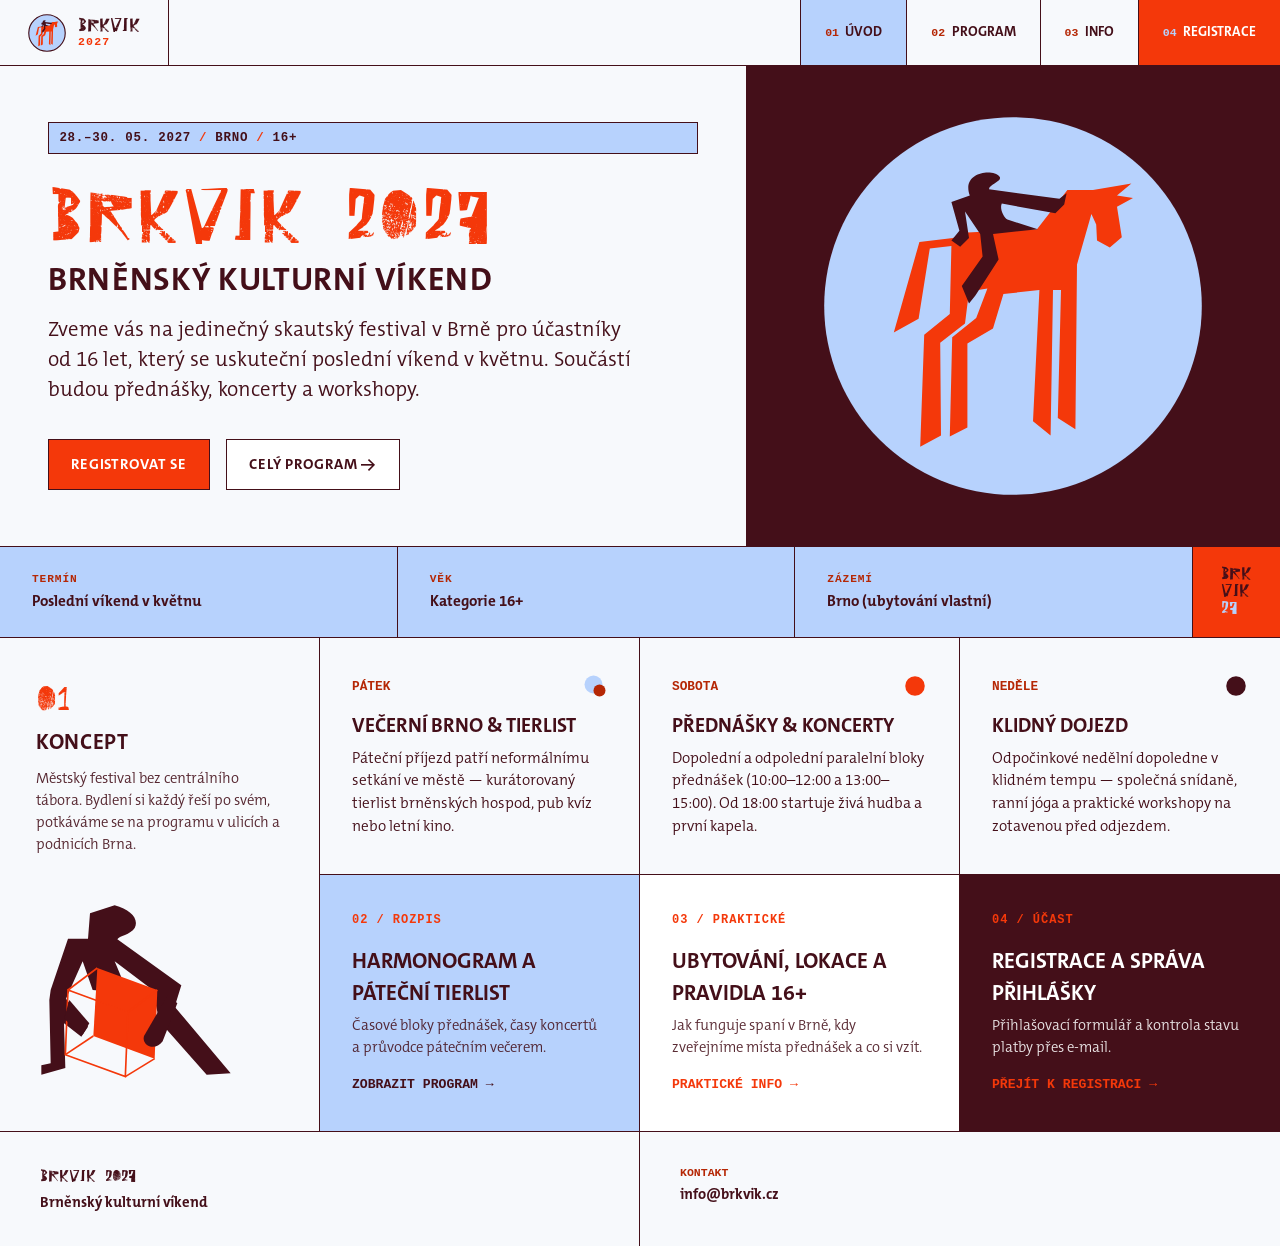
<file: index.html>
<!DOCTYPE html>
<html lang="cs">
<head>
<meta charset="UTF-8">
<meta name="viewport" content="width=device-width, initial-scale=1.0, viewport-fit=cover">
<meta name="theme-color" content="#F7F9FC">
<title>BRKVIK 2027 — brněnský kulturní víkend</title>
<meta name="description" content="Zveme vás na jedinečný skautský festival v Brně, který se uskuteční poslední víkend v květnu 2027. Přednášky, koncerty a workshopy.">
<link rel="stylesheet" href="style.css">
</head>
<body>

<header class="site-header">
  <div class="header-top">
    <a href="/" class="brand-lockup" aria-label="BRKVIK 2027 — Domů">
      <svg class="brand-mark" viewBox="0 0 100 100" aria-hidden="true">
        <circle cx="50" cy="50" r="48" fill="#B7D2FD" stroke="#440F19" stroke-width="3"/>
        <path d="M20 57 L26 34 L35 33 L39 32 L56 31 L64 21 L70 21 L80 19 L76 22 L80 23 L76 25 L77 33 L74 35 L71 34 L71 30 L69 27 L66 40 L65 81 L61 78 L62 46 L60 46 L59 82 L55 79 L56 46 L48 47 L45 56 L39 60 L39 80 L34 83 L35 58 L41 53 L43 46 L39 46 L38 54 L32 59 L32 82 L27 85 L28 57 L34 52 L35 35 L29 36 L26 53 Z" fill="#F4380A"/>
        <path d="M39 22 C37 16 45 15 47 18 C48 19 44 20 44 21 L62 23 L63 22 L63 25 L60 27 L47 25 C46 26 47 28 48 29 L56 31 L45 32 L46 39 L40 48 L39 50 L37 45 L42 38 L42 32 L38 26 L39 33 L37 35 L35 33 L37 31 L35 24 L39 22 Z" fill="#440F19"/>
      </svg>
      <div class="brand-text">
        <span class="brand-title">BRKVIK</span>
        <span class="brand-year">2027</span>
      </div>
    </a>
    <a href="registrace" class="mobile-quick-cta">Registrace</a>
  </div>

  <nav class="site-nav" aria-label="Hlavní navigace">
    <a href="/" class="is-current"><span class="nav-num">01</span> Úvod</a>
    <a href="program"><span class="nav-num">02</span> Program</a>
    <a href="info"><span class="nav-num">03</span> Info</a>
    <a href="registrace" class="nav-cta"><span class="nav-num">04</span> Registrace</a>
  </nav>
</header>

<main id="top">

  <!-- HERO SEKCE -->
  <section class="hero-grid">
    <div class="hero-cell hero-main">
      <div class="swiss-meta">
        <span>28.–30. 05. 2027</span>
        <span class="meta-sep">/</span>
        <span>BRNO</span>
        <span class="meta-sep">/</span>
        <strong>16+</strong>
      </div>

      <div class="hero-title-group">
        <h1 class="type-scale-9">BRKVIK 2027</h1>
        <p class="type-scale-4">BRNĚNSKÝ KULTURNÍ VÍKEND</p>
        <p class="type-scale-3 hero-lead">
          Zveme vás na jedinečný skautský festival v Brně pro účastníky od 16 let, který se uskuteční poslední víkend v květnu. Součástí budou přednášky, koncerty a workshopy.
        </p>
      </div>

      <div class="hero-actions">
        <a href="registrace" class="btn btn-primary">Registrovat se</a>
        <a href="program" class="btn btn-outline">Celý program →</a>
      </div>
    </div>

    <div class="hero-cell hero-visual">
      <svg class="hero-illustration" viewBox="0 0 500 500" role="img" aria-label="Symbol festivalu Brkvík – jezdec na červeném koni">
        <circle cx="250" cy="250" r="236" fill="#B7D2FD"/>
        <path d="M101 283 L133 170 L175 165 L193 158 L280 154 L318 105 L350 105 L398 97 L380 112 L400 115 L380 126 L386 164 L371 177 L355 168 L354 148 L348 135 L330 198 L328 404 L306 390 L310 230 L300 230 L297 412 L275 394 L283 230 L238 235 L225 278 L193 297 L193 402 L171 413 L174 289 L204 265 L218 228 L195 232 L190 272 L159 296 L160 412 L134 426 L139 286 L171 260 L173 175 L146 178 L132 266 Z" fill="#F4380A"/>
        <path d="M196 112 C185 82 225 78 233 88 C238 94 220 98 220 104 L308 116 L317 109 L314 123 L303 134 L236 122 C233 128 238 139 243 142 L281 154 L225 160 L232 192 L203 237 L195 247 L186 225 L212 188 L209 160 L190 132 L195 165 L184 176 L173 168 L183 156 L173 120 L196 112 Z" fill="#440F19"/>
      </svg>
    </div>

    <div class="hero-strip">
      <div class="strip-item">
        <span class="strip-label">TERMÍN</span>
        <strong class="strip-val">Poslední víkend v květnu</strong>
      </div>
      <div class="strip-item">
        <span class="strip-label">VĚK</span>
        <strong class="strip-val">Kategorie 16+</strong>
      </div>
      <div class="strip-item">
        <span class="strip-label">ZÁZEMÍ</span>
        <strong class="strip-val">Brno (ubytování vlastní)</strong>
      </div>
      <div class="strip-item strip-stack" aria-hidden="true">
        <div class="stacked-badge">
          <span>BRK</span>
          <span>VIK</span>
          <span class="accent">27</span>
        </div>
      </div>
    </div>
  </section>

  <!-- 01 / PŘEHLED VÍKENDU -->
  <section id="o-akci" class="swiss-section">
    <div class="section-sidebar">
      <div class="sidebar-top">
        <span class="section-num">01</span>
        <h2 class="section-heading">KONCEPT</h2>
      </div>
      <p class="sidebar-note">Městský festival bez centrálního tábora. Bydlení si každý řeší po svém, potkáváme se na programu v ulicích a podnicích Brna.</p>
      <svg class="cube-figure-svg" viewBox="0 0 300 280" aria-hidden="true">
        <path d="M78 58 L81 20 L118 8 C142 15 155 28 148 42 C142 52 124 54 122 59 L218 128 L208 160 L292 260 L256 262 L185 182 L175 135 L118 92 L138 140 L85 135 L70 92 L45 148 L78 190 L68 205 L42 185 L44 252 L8 262 L8 248 L22 245 L20 150 L22 135 L48 58 Z" fill="#440F19"/>
        <polygon points="92,102 182,135 178,238 86,204" fill="#F4380A"/>
        <g stroke="#F4380A" stroke-width="2.5" fill="none">
          <polygon points="48,135 138,168 134,265 44,232"/>
          <line x1="92" y1="102" x2="48" y2="135"/>
          <line x1="182" y1="135" x2="138" y2="168"/>
          <line x1="178" y1="238" x2="134" y2="265"/>
          <line x1="86" y1="204" x2="44" y2="232"/>
        </g>
        <path d="M50 150 L80 185 L70 202 L42 178 Z" fill="#440F19"/>
        <path d="M198 142 L162 204 C158 218 178 228 190 212 L212 155 Z" fill="#440F19"/>
      </svg>
    </div>

    <div class="section-content">
      <div class="pillars-grid">
        <article class="pillar-card">
          <div class="pillar-header">
            <span class="pillar-index">PÁTEK</span>
            <svg class="pillar-icon" viewBox="0 0 32 32" aria-hidden="true">
              <circle cx="14" cy="14" r="12" fill="#B7D2FD"/>
              <circle cx="22" cy="22" r="8" fill="#B52705"/>
            </svg>
          </div>
          <h3>Večerní Brno &amp; Tierlist</h3>
          <p>Páteční příjezd patří neformálnímu setkání ve městě — kurátorovaný tierlist brněnských hospod, pub kvíz nebo letní kino.</p>
        </article>

        <article class="pillar-card">
          <div class="pillar-header">
            <span class="pillar-index">SOBOTA</span>
            <svg class="pillar-icon" viewBox="0 0 32 32" aria-hidden="true">
              <circle cx="16" cy="16" r="13" fill="#F4380A"/>
            </svg>
          </div>
          <h3>Přednášky &amp; Koncerty</h3>
          <p>Dopolední a odpolední paralelní bloky přednášek (10:00–12:00 a 13:00–15:00). Od 18:00 startuje živá hudba a první kapela.</p>
        </article>

        <article class="pillar-card">
          <div class="pillar-header">
            <span class="pillar-index">NEDĚLE</span>
            <svg class="pillar-icon" viewBox="0 0 32 32" aria-hidden="true">
              <circle cx="16" cy="16" r="13" fill="#440F19"/>
            </svg>
          </div>
          <h3>Klidný dojezd</h3>
          <p>Odpočinkové nedělní dopoledne v klidném tempu — společná snídaně, ranní jóga a praktické workshopy na zotavenou před odjezdem.</p>
        </article>
      </div>

      <!-- ROZCESTNÍK NA PODSTRÁNKY -->
      <div class="subpage-nav-grid">
        <a href="program" class="subpage-card theme-blue">
          <span class="subpage-num">02 / ROZPIS</span>
          <div class="subpage-main">
            <h3>Harmonogram a páteční Tierlist</h3>
            <p>Časové bloky přednášek, časy koncertů a průvodce pátečním večerem.</p>
          </div>
          <span class="subpage-arrow">Zobrazit program →</span>
        </a>

        <a href="info.html" class="subpage-card">
          <span class="subpage-num">03 / PRAKTICKÉ</span>
          <div class="subpage-main">
            <h3>Ubytování, lokace a pravidla 16+</h3>
            <p>Jak funguje spaní v Brně, kdy zveřejníme místa přednášek a co si vzít.</p>
          </div>
          <span class="subpage-arrow">Praktické info →</span>
        </a>

        <a href="registrace.html" class="subpage-card theme-dark">
          <span class="subpage-num">04 / ÚČAST</span>
          <div class="subpage-main">
            <h3>Registrace a správa přihlášky</h3>
            <p>Přihlašovací formulář a kontrola stavu platby přes e-mail.</p>
          </div>
          <span class="subpage-arrow">Přejít k registraci →</span>
        </a>
      </div>
    </div>
  </section>

</main>

<footer class="site-footer">
  <div class="footer-grid">
    <div class="footer-cell">
      <span class="footer-title">BRKVIK 2027</span>
      <p>Brněnský kulturní víkend</p>
    </div>
    <div class="footer-cell">
      <span class="footer-label">KONTAKT</span>
      <p><a href="mailto:info@brkvik.cz">info@brkvik.cz</a></p>
    </div>
  </div>
</footer>

</body>
</html>
</file>
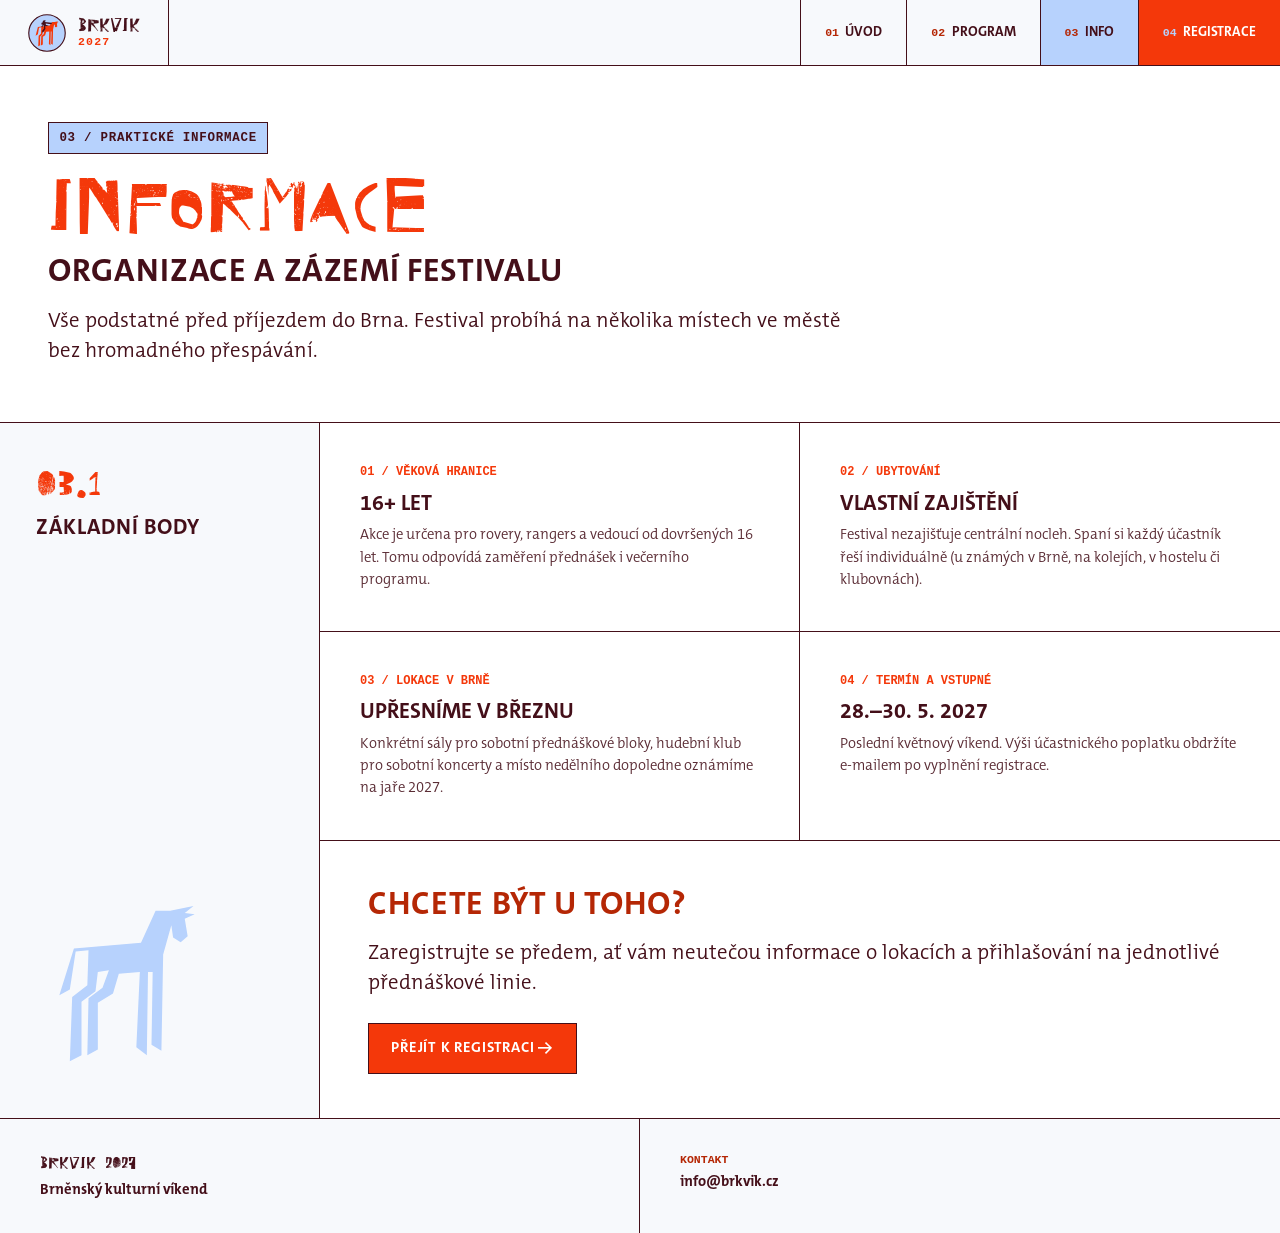
<file: info.html>
<!DOCTYPE html>
<html lang="cs">
<head>
<meta charset="UTF-8">
<meta name="viewport" content="width=device-width, initial-scale=1.0, viewport-fit=cover">
<meta name="theme-color" content="#F7F9FC">
<title>Praktické informace — BRKVIK 2027</title>
<meta name="description" content="Praktické informace ke skautskému festivalu Brkvík 2027: věková hranice 16+, individuální ubytování, lokace v Brně.">
<link rel="stylesheet" href="style.css">
</head>
<body>

<header class="site-header">
  <div class="header-top">
    <a href="/" class="brand-lockup" aria-label="BRKVIK 2027 — Domů">
      <svg class="brand-mark" viewBox="0 0 100 100" aria-hidden="true">
        <circle cx="50" cy="50" r="48" fill="#B7D2FD" stroke="#440F19" stroke-width="3"/>
        <path d="M20 57 L26 34 L35 33 L39 32 L56 31 L64 21 L70 21 L80 19 L76 22 L80 23 L76 25 L77 33 L74 35 L71 34 L71 30 L69 27 L66 40 L65 81 L61 78 L62 46 L60 46 L59 82 L55 79 L56 46 L48 47 L45 56 L39 60 L39 80 L34 83 L35 58 L41 53 L43 46 L39 46 L38 54 L32 59 L32 82 L27 85 L28 57 L34 52 L35 35 L29 36 L26 53 Z" fill="#F4380A"/>
        <path d="M39 22 C37 16 45 15 47 18 C48 19 44 20 44 21 L62 23 L63 22 L63 25 L60 27 L47 25 C46 26 47 28 48 29 L56 31 L45 32 L46 39 L40 48 L39 50 L37 45 L42 38 L42 32 L38 26 L39 33 L37 35 L35 33 L37 31 L35 24 L39 22 Z" fill="#440F19"/>
      </svg>
      <div class="brand-text">
        <span class="brand-title">BRKVIK</span>
        <span class="brand-year">2027</span>
      </div>
    </a>
    <a href="registrace" class="mobile-quick-cta">Registrace</a>
  </div>

  <nav class="site-nav" aria-label="Hlavní navigace">
    <a href="/"><span class="nav-num">01</span> Úvod</a>
    <a href="program"><span class="nav-num">02</span> Program</a>
    <a href="info" class="is-current"><span class="nav-num">03</span> Info</a>
    <a href="registrace" class="nav-cta"><span class="nav-num">04</span> Registrace</a>
  </nav>
</header>

<main id="top">

  <section class="page-banner">
    <div class="banner-inner">
      <span class="swiss-meta">03 / PRAKTICKÉ INFORMACE</span>
      <h1 class="type-scale-9">INFORMACE</h1>
      <p class="type-scale-4">ORGANIZACE A ZÁZEMÍ FESTIVALU</p>
      <p class="type-scale-3">
        Vše podstatné před příjezdem do Brna. Festival probíhá na několika místech ve městě bez hromadného přespávání.
      </p>
    </div>
  </section>

  <section class="swiss-section">
    <div class="section-sidebar">
      <div class="sidebar-top">
        <span class="section-num">03.1</span>
        <h2 class="section-heading">ZÁKLADNÍ BODY</h2>
      </div>
      <svg class="horse-silhouette" viewBox="0 0 300 300" aria-hidden="true">
        <path d="M40 165 L65 85 L180 75 L205 20 L230 20 L270 12 L255 24 L272 26 L255 34 L260 64 L248 74 L235 66 L232 45 L218 95 L215 260 L198 250 L200 125 L192 125 L190 268 L172 254 L178 125 L142 128 L132 162 L106 178 L106 258 L88 268 L90 170 L114 152 L125 122 L106 125 L102 158 L78 176 L78 268 L58 278 L62 168 L88 148 L90 88 L68 90 L58 155 Z" fill="#B7D2FD"/>
      </svg>
    </div>

    <div class="section-content">
      <div class="info-grid">
        <div class="info-cell">
          <span class="info-label">01 / VĚKOVÁ HRANICE</span>
          <p class="info-value">16+ let</p>
          <p class="info-sub">Akce je určena pro rovery, rangers a vedoucí od dovršených 16 let. Tomu odpovídá zaměření přednášek i večerního programu.</p>
        </div>

        <div class="info-cell">
          <span class="info-label">02 / UBYTOVÁNÍ</span>
          <p class="info-value">Vlastní zajištění</p>
          <p class="info-sub">Festival nezajišťuje centrální nocleh. Spaní si každý účastník řeší individuálně (u známých v Brně, na kolejích, v hostelu či klubovnách).</p>
        </div>

        <div class="info-cell">
          <span class="info-label">03 / LOKACE V BRNĚ</span>
          <p class="info-value">Upřesníme v březnu</p>
          <p class="info-sub">Konkrétní sály pro sobotní přednáškové bloky, hudební klub pro sobotní koncerty a místo nedělního dopoledne oznámíme na jaře 2027.</p>
        </div>

        <div class="info-cell">
          <span class="info-label">04 / TERMÍN A VSTUPNÉ</span>
          <p class="info-value">28.–30. 5. 2027</p>
          <p class="info-sub">Poslední květnový víkend. Výši účastnického poplatku obdržíte e-mailem po vyplnění registrace.</p>
        </div>
      </div>

      <div class="intro-block" style="border-top: var(--grid-border); border-bottom: none;">
        <p class="type-scale-4">CHCETE BÝT U TOHO?</p>
        <p class="type-scale-3" style="margin-bottom: 1.5rem;">
          Zaregistrujte se předem, ať vám neutečou informace o lokacích a přihlašování na jednotlivé přednáškové linie.
        </p>
        <a href="registrace" class="btn btn-primary">Přejít k registraci →</a>
      </div>
    </div>
  </section>

</main>

<footer class="site-footer">
  <div class="footer-grid">
    <div class="footer-cell">
      <span class="footer-title">BRKVIK 2027</span>
      <p>Brněnský kulturní víkend</p>
    </div>
    <div class="footer-cell">
      <span class="footer-label">KONTAKT</span>
      <p><a href="mailto:info@brkvik.cz">info@brkvik.cz</a></p>
    </div>
  </div>
</footer>

</body>
</html>
</file>
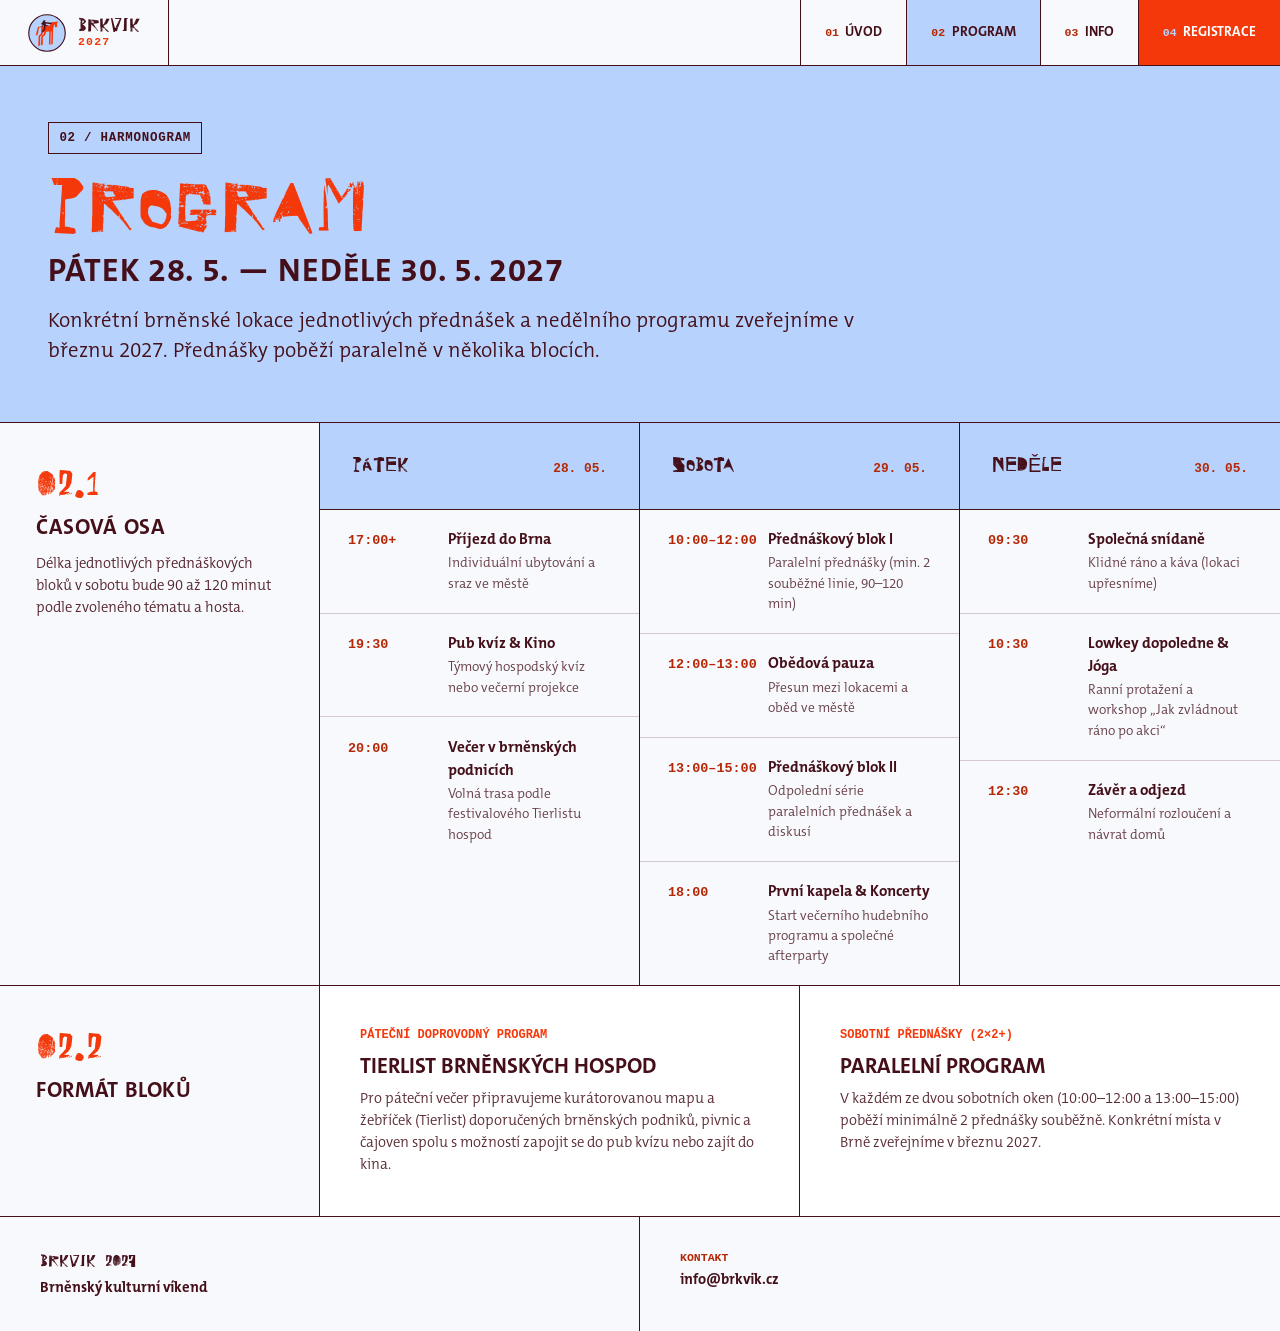
<file: program.html>
<!DOCTYPE html>
<html lang="cs">
<head>
<meta charset="UTF-8">
<meta name="viewport" content="width=device-width, initial-scale=1.0, viewport-fit=cover">
<meta name="theme-color" content="#B7D2FD">
<title>Program — BRKVIK 2027</title>
<meta name="description" content="Harmonogram skautského festivalu Brkvík 2027: páteční podniky a pub kvíz, sobotní přednáškové bloky a večerní koncerty, nedělní klidný program.">
<link rel="stylesheet" href="style.css">
</head>
<body>

<header class="site-header">
  <div class="header-top">
    <a href="/" class="brand-lockup" aria-label="BRKVIK 2027 — Domů">
      <svg class="brand-mark" viewBox="0 0 100 100" aria-hidden="true">
        <circle cx="50" cy="50" r="48" fill="#B7D2FD" stroke="#440F19" stroke-width="3"/>
        <path d="M20 57 L26 34 L35 33 L39 32 L56 31 L64 21 L70 21 L80 19 L76 22 L80 23 L76 25 L77 33 L74 35 L71 34 L71 30 L69 27 L66 40 L65 81 L61 78 L62 46 L60 46 L59 82 L55 79 L56 46 L48 47 L45 56 L39 60 L39 80 L34 83 L35 58 L41 53 L43 46 L39 46 L38 54 L32 59 L32 82 L27 85 L28 57 L34 52 L35 35 L29 36 L26 53 Z" fill="#F4380A"/>
        <path d="M39 22 C37 16 45 15 47 18 C48 19 44 20 44 21 L62 23 L63 22 L63 25 L60 27 L47 25 C46 26 47 28 48 29 L56 31 L45 32 L46 39 L40 48 L39 50 L37 45 L42 38 L42 32 L38 26 L39 33 L37 35 L35 33 L37 31 L35 24 L39 22 Z" fill="#440F19"/>
      </svg>
      <div class="brand-text">
        <span class="brand-title">BRKVIK</span>
        <span class="brand-year">2027</span>
      </div>
    </a>
    <a href="registrace" class="mobile-quick-cta">Registrace</a>
  </div>

  <nav class="site-nav" aria-label="Hlavní navigace">
    <a href="/"><span class="nav-num">01</span> Úvod</a>
    <a href="program" class="is-current"><span class="nav-num">02</span> Program</a>
    <a href="info"><span class="nav-num">03</span> Info</a>
    <a href="registrace" class="nav-cta"><span class="nav-num">04</span> Registrace</a>
  </nav>
</header>

<main id="top">

  <section class="page-banner theme-blue">
    <div class="banner-inner">
      <span class="swiss-meta">02 / HARMONOGRAM</span>
      <h1 class="type-scale-9">PROGRAM</h1>
      <p class="type-scale-4">PÁTEK 28. 5. — NEDĚLE 30. 5. 2027</p>
      <p class="type-scale-3">
        Konkrétní brněnské lokace jednotlivých přednášek a nedělního programu zveřejníme v březnu 2027. Přednášky poběží paralelně v několika blocích.
      </p>
    </div>
  </section>

  <!-- ČASOVÁ OSA -->
  <section class="swiss-section">
    <div class="section-sidebar">
      <div class="sidebar-top">
        <span class="section-num">02.1</span>
        <h2 class="section-heading">ČASOVÁ OSA</h2>
      </div>
      <p class="sidebar-note">Délka jednotlivých přednáškových bloků v sobotu bude 90 až 120 minut podle zvoleného tématu a hosta.</p>
    </div>

    <div class="section-content">
      <div class="schedule-grid">
        <!-- PÁTEK -->
        <div class="schedule-col">
          <div class="day-header">
            <span class="day-num">PÁTEK</span>
            <span class="day-date">28. 05.</span>
          </div>
          <ul class="schedule-list">
            <li>
              <span class="time">17:00+</span>
              <div class="event-block">
                <span class="event">Příjezd do Brna</span>
                <span class="event-sub">Individuální ubytování a sraz ve městě</span>
              </div>
            </li>
            <li>
              <span class="time">19:30</span>
              <div class="event-block">
                <span class="event">Pub kvíz &amp; Kino</span>
                <span class="event-sub">Týmový hospodský kvíz nebo večerní projekce</span>
              </div>
            </li>
            <li>
              <span class="time">20:00</span>
              <div class="event-block">
                <span class="event">Večer v brněnských podnicích</span>
                <span class="event-sub">Volná trasa podle festivalového Tierlistu hospod</span>
              </div>
            </li>
          </ul>
        </div>

        <!-- SOBOTA -->
        <div class="schedule-col">
          <div class="day-header">
            <span class="day-num">SOBOTA</span>
            <span class="day-date">29. 05.</span>
          </div>
          <ul class="schedule-list">
            <li>
              <span class="time">10:00–12:00</span>
              <div class="event-block">
                <span class="event">Přednáškový blok I</span>
                <span class="event-sub">Paralelní přednášky (min. 2 souběžné linie, 90–120 min)</span>
              </div>
            </li>
            <li>
              <span class="time">12:00–13:00</span>
              <div class="event-block">
                <span class="event">Obědová pauza</span>
                <span class="event-sub">Přesun mezi lokacemi a oběd ve městě</span>
              </div>
            </li>
            <li>
              <span class="time">13:00–15:00</span>
              <div class="event-block">
                <span class="event">Přednáškový blok II</span>
                <span class="event-sub">Odpolední série paralelních přednášek a diskusí</span>
              </div>
            </li>
            <li>
              <span class="time">18:00</span>
              <div class="event-block">
                <span class="event">První kapela &amp; Koncerty</span>
                <span class="event-sub">Start večerního hudebního programu a společné afterparty</span>
              </div>
            </li>
          </ul>
        </div>

        <!-- NEDĚLE -->
        <div class="schedule-col">
          <div class="day-header">
            <span class="day-num">NEDĚLE</span>
            <span class="day-date">30. 05.</span>
          </div>
          <ul class="schedule-list">
            <li>
              <span class="time">09:30</span>
              <div class="event-block">
                <span class="event">Společná snídaně</span>
                <span class="event-sub">Klidné ráno a káva (lokaci upřesníme)</span>
              </div>
            </li>
            <li>
              <span class="time">10:30</span>
              <div class="event-block">
                <span class="event">Lowkey dopoledne &amp; Jóga</span>
                <span class="event-sub">Ranní protažení a workshop „Jak zvládnout ráno po akci“</span>
              </div>
            </li>
            <li>
              <span class="time">12:30</span>
              <div class="event-block">
                <span class="event">Závěr a odjezd</span>
                <span class="event-sub">Neformální rozloučení a návrat domů</span>
              </div>
            </li>
          </ul>
        </div>
      </div>
    </div>
  </section>

  <!-- PÁTEČNÍ TIERLIST & SOBOTNÍ BLOKY -->
  <section class="swiss-section">
    <div class="section-sidebar">
      <div class="sidebar-top">
        <span class="section-num">02.2</span>
        <h2 class="section-heading">FORMÁT BLOKŮ</h2>
      </div>
    </div>

    <div class="section-content">
      <div class="info-grid">
        <div class="info-cell">
          <span class="info-label">PÁTEČNÍ DOPROVODNÝ PROGRAM</span>
          <p class="info-value">Tierlist brněnských hospod</p>
          <p class="info-sub">Pro páteční večer připravujeme kurátorovanou mapu a žebříček (Tierlist) doporučených brněnských podniků, pivnic a čajoven spolu s možností zapojit se do pub kvízu nebo zajít do kina.</p>
        </div>
        <div class="info-cell">
          <span class="info-label">SOBOTNÍ PŘEDNÁŠKY (2×2+)</span>
          <p class="info-value">Paralelní program</p>
          <p class="info-sub">V každém ze dvou sobotních oken (10:00–12:00 a 13:00–15:00) poběží minimálně 2 přednášky souběžně. Konkrétní místa v Brně zveřejníme v březnu 2027.</p>
        </div>
      </div>
    </div>
  </section>

</main>

<footer class="site-footer">
  <div class="footer-grid">
    <div class="footer-cell">
      <span class="footer-title">BRKVIK 2027</span>
      <p>Brněnský kulturní víkend</p>
    </div>
    <div class="footer-cell">
      <span class="footer-label">KONTAKT</span>
      <p><a href="mailto:info@brkvik.cz">info@brkvik.cz</a></p>
    </div>
  </div>
</footer>

</body>
</html>
</file>
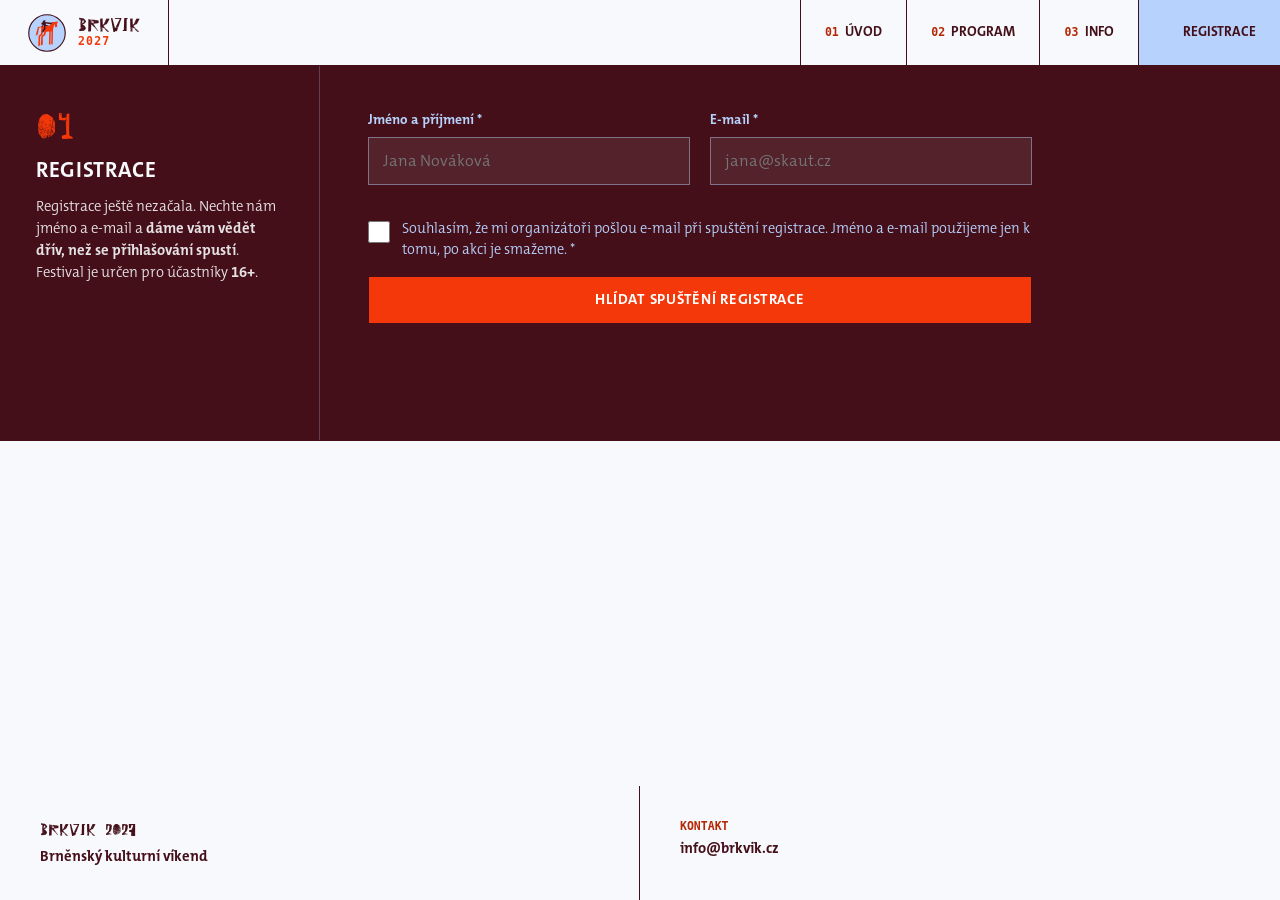
<file: registrace.html>
<!DOCTYPE html>
<html lang="cs">
<head>
<meta charset="UTF-8">
<meta name="viewport" content="width=device-width, initial-scale=1.0, viewport-fit=cover">
<meta name="theme-color" content="#440F19">
<title>Hlídač registrace — BRKVIK 2027</title>
<meta name="description" content="Nechte nám e-mail a dáme vám vědět, až se spustí registrace na Brkvík 2027 (16+).">
<link rel="stylesheet" href="/style.css?v=4">
<style>
.consent-row{display:flex;align-items:flex-start;gap:12px;margin:16px 0}
.consent-row input[type="checkbox"]{-webkit-appearance:checkbox;appearance:checkbox;flex:0 0 22px;width:22px;height:22px;min-width:22px;margin:2px 0 0;padding:0;cursor:pointer;accent-color:#F4380A;position:static;opacity:1}
.consent-row label{display:block;flex:1;margin:0;cursor:pointer;text-transform:none;letter-spacing:normal;font-size:.9rem;line-height:1.4;color:#B7D2FD}
</style>
</head>
<body>

<header class="site-header">
  <div class="header-top">
    <a href="/" class="brand-lockup" aria-label="BRKVIK 2027 — Domů">
      <svg class="brand-mark" viewBox="0 0 100 100" aria-hidden="true">
        <circle cx="50" cy="50" r="48" fill="#B7D2FD" stroke="#440F19" stroke-width="3"/>
        <path d="M20 57 L26 34 L35 33 L39 32 L56 31 L64 21 L70 21 L80 19 L76 22 L80 23 L76 25 L77 33 L74 35 L71 34 L71 30 L69 27 L66 40 L65 81 L61 78 L62 46 L60 46 L59 82 L55 79 L56 46 L48 47 L45 56 L39 60 L39 80 L34 83 L35 58 L41 53 L43 46 L39 46 L38 54 L32 59 L32 82 L27 85 L28 57 L34 52 L35 35 L29 36 L26 53 Z" fill="#F4380A"/>
        <path d="M39 22 C37 16 45 15 47 18 C48 19 44 20 44 21 L62 23 L63 22 L63 25 L60 27 L47 25 C46 26 47 28 48 29 L56 31 L45 32 L46 39 L40 48 L39 50 L37 45 L42 38 L42 32 L38 26 L39 33 L37 35 L35 33 L37 31 L35 24 L39 22 Z" fill="#440F19"/>
      </svg>
      <div class="brand-text">
        <span class="brand-title">BRKVIK</span>
        <span class="brand-year">2027</span>
      </div>
    </a>
    <a href="/registrace" class="mobile-quick-cta">Registrace</a>
  </div>

  <nav class="site-nav" aria-label="Hlavní navigace">
    <a href="/"><span class="nav-num">01</span> Úvod</a>
    <a href="/program"><span class="nav-num">02</span> Program</a>
    <a href="/info"><span class="nav-num">03</span> Info</a>
    <a href="/registrace" class="nav-cta is-current"><span class="nav-num">04</span> Registrace</a>
  </nav>
</header>

<main id="top">

  <section id="ucet" class="swiss-section theme-dark">
    <div class="section-sidebar">
      <div class="sidebar-top">
        <span class="section-num">04</span>
        <h2 class="section-heading">REGISTRACE</h2>
      </div>
      <p class="sidebar-note">
        Registrace ještě nezačala. Nechte nám jméno a e-mail a <strong>dáme vám vědět dřív, než se přihlašování spustí</strong>. Festival je určen pro účastníky <strong>16+</strong>.
      </p>
    </div>

    <div class="section-content">
      <div class="account-box">
        <form id="watch-form" action="#" method="get" novalidate>
          <div class="form-grid">
            <div class="form-row">
              <label for="w-jmeno">Jméno a příjmení *</label>
              <input type="text" id="w-jmeno" required autocomplete="name" enterkeyhint="next" placeholder="Jana Nováková">
            </div>
            <div class="form-row">
              <label for="w-email">E-mail *</label>
              <input type="email" id="w-email" required autocomplete="email" inputmode="email" enterkeyhint="send" placeholder="jana@skaut.cz">
            </div>
          </div>

          <!-- honeypot proti botům: člověk ho nevidí -->
          <div style="position:absolute;left:-9999px;width:1px;height:1px;overflow:hidden" aria-hidden="true">
            <label for="w-web">Nevyplňovat</label>
            <input type="text" id="w-web" tabindex="-1" autocomplete="off">
          </div>

          <div class="consent-row">
            <input type="checkbox" id="w-souhlas">
            <label for="w-souhlas">
              Souhlasím, že mi organizátoři pošlou e-mail při spuštění registrace. Jméno a e-mail použijeme jen k tomu, po akci je smažeme. *
            </label>
          </div>

          <button type="submit" id="w-submit" class="btn btn-primary btn-block">Hlídat spuštění registrace</button>
          <p class="form-msg" id="watch-msg" role="status" aria-live="polite"></p>
        </form>

        <p class="form-msg" id="unsub-msg" role="status" aria-live="polite"></p>
      </div>
    </div>
  </section>

</main>

<footer class="site-footer">
  <div class="footer-grid">
    <div class="footer-cell">
      <span class="footer-title">BRKVIK 2027</span>
      <p>Brněnský kulturní víkend</p>
    </div>
    <div class="footer-cell">
      <span class="footer-label">KONTAKT</span>
      <p><a href="mailto:info@brkvik.cz">info@brkvik.cz</a></p>
    </div>
  </div>
</footer>

<script src="/app.js?v=5"></script>
</body>
</html>
</file>
<file: style.css>
/* ==========================================================
   BRKVIK 2027 — Minimalist Swiss Design (Mobile-First)
   Barvy, fonty a poměry 9:4:3 dle oficiálního manuálu
   ========================================================== */

@font-face {
  font-family: "HVD Rowdy";
  src: local("HVD Rowdy"), local("HVDRowdy"),
       url("HVD_Rowdy.ttf") format("truetype"),
       url("HVDRowdy-Regular.ttf") format("truetype");
  font-weight: 400;
  font-style: normal;
  font-display: swap;
}

@font-face {
  font-family: "TheMix C5";
  src: local("TheMix C5 SemiLight"), local("TheMixC5-SemiLight"),
       url("TheMixC5-4_SemiLight.otf") format("opentype"),
       url("TheMixC5-SemiLight.otf") format("opentype");
  font-weight: 400;
  font-style: normal;
  font-display: swap;
}

@font-face {
  font-family: "TheMix C5";
  src: local("TheMix C5 Bold"), local("TheMixC5-Bold"),
       url("TheMixC5-7_Bold.otf") format("opentype"),
       url("TheMixC5-Bold.otf") format("opentype");
  font-weight: 700;
  font-style: normal;
  font-display: swap;
}

:root {
  --blue: #B7D2FD;
  --orange: #F4380A;
  --rust: #B52705;
  --burgundy: #440F19;
  --paper: #F7F9FC;
  --white: #FFFFFF;

  --font-display: "HVD Rowdy", "Impact", "Arial Black", sans-serif;
  --font-sans: "TheMix C5", -apple-system, BlinkMacSystemFont, "Segoe UI", Roboto, sans-serif;
  --font-mono: ui-monospace, "SFMono-Regular", Menlo, Monaco, Consolas, monospace;

  --grid-border: 1.5px solid var(--burgundy);
}

*, *::before, *::after {
  box-sizing: border-box;
  -webkit-tap-highlight-color: transparent;
}

html {
  scroll-behavior: smooth;
  scroll-padding-top: 6.5rem;
}

body {
  margin: 0;
  background-color: var(--paper);
  color: var(--burgundy);
  font-family: var(--font-sans);
  font-weight: 400;
  font-size: 16px;
  line-height: 1.5;
  -webkit-font-smoothing: antialiased;
  overflow-x: hidden;
  min-height: 100vh;
  display: flex;
  flex-direction: column;
}

main {
  flex: 1;
}

a {
  color: inherit;
  text-decoration: none;
}

svg {
  display: block;
  max-width: 100%;
}

::selection {
  background: var(--orange);
  color: var(--white);
}

/* ---------- Typografický poměr 9 : 4 : 3 ---------- */

.type-scale-9 {
  font-family: var(--font-display);
  font-weight: 400;
  font-size: clamp(2.4rem, 10.5vw, 4.75rem);
  line-height: 0.94;
  letter-spacing: 0.01em;
  text-transform: uppercase;
  margin: 0 0 0.4rem 0;
}

.type-scale-4 {
  font-family: var(--font-sans);
  font-weight: 700;
  font-size: clamp(1.15rem, 4.2vw, 2.05rem);
  line-height: 1.15;
  letter-spacing: 0.02em;
  text-transform: uppercase;
  margin: 0 0 1rem 0;
}

.type-scale-3 {
  font-family: var(--font-sans);
  font-weight: 400;
  font-size: clamp(1rem, 2.4vw, 1.3rem);
  line-height: 1.45;
  margin: 0;
}

/* ---------- Header (Mobile-First) ---------- */

.site-header {
  position: sticky;
  top: 0;
  z-index: 100;
  background: var(--paper);
  border-bottom: var(--grid-border);
}

.header-top {
  display: flex;
  align-items: center;
  justify-content: space-between;
  border-bottom: var(--grid-border);
}

.brand-lockup {
  display: flex;
  align-items: center;
  gap: 0.75rem;
  padding: 0.65rem 1rem;
}

.brand-mark {
  width: 38px;
  height: 38px;
  flex-shrink: 0;
}

.brand-text {
  display: flex;
  flex-direction: column;
  line-height: 1;
}

.brand-title {
  font-family: var(--font-display);
  font-size: 1.2rem;
  color: var(--burgundy);
}

.brand-year {
  font-family: var(--font-mono);
  font-size: 0.72rem;
  font-weight: 700;
  color: var(--orange);
  letter-spacing: 0.1em;
}

.mobile-quick-cta {
  align-self: stretch;
  display: flex;
  align-items: center;
  padding: 0 1.15rem;
  background-color: var(--orange);
  color: var(--white);
  font-weight: 700;
  font-size: 0.82rem;
  text-transform: uppercase;
  letter-spacing: 0.05em;
  border-left: var(--grid-border);
}

.site-nav {
  display: grid;
  grid-template-columns: repeat(4, 1fr);
}

.site-nav a {
  display: flex;
  align-items: center;
  justify-content: center;
  gap: 0.25rem;
  min-height: 44px;
  padding: 0.4rem 0.25rem;
  font-size: 0.78rem;
  font-weight: 700;
  text-transform: uppercase;
  border-right: 1px solid var(--burgundy);
  text-align: center;
}

.site-nav a:last-child {
  border-right: none;
}

.site-nav a.is-current {
  background-color: var(--blue);
  color: var(--burgundy);
}

.nav-num {
  display: none;
  font-family: var(--font-mono);
  color: var(--rust);
  font-size: 0.72rem;
}

/* ---------- Tlačítka ---------- */

.btn {
  display: inline-flex;
  align-items: center;
  justify-content: center;
  min-height: 48px;
  padding: 0.85rem 1.4rem;
  font-family: var(--font-sans);
  font-weight: 700;
  font-size: 0.92rem;
  text-transform: uppercase;
  letter-spacing: 0.05em;
  border: var(--grid-border);
  border-radius: 0;
  cursor: pointer;
  transition: background-color 0.15s ease, color 0.15s ease;
  touch-action: manipulation;
}

.btn-primary {
  background-color: var(--orange);
  color: var(--white);
  border-color: var(--burgundy);
}

.btn-primary:hover,
.btn-primary:active {
  background-color: var(--burgundy);
  color: var(--white);
}

.btn-outline {
  background-color: var(--white);
  color: var(--burgundy);
}

.btn-outline:hover,
.btn-outline:active {
  background-color: var(--blue);
}

.btn-block {
  width: 100%;
}

.btn-danger {
  background-color: transparent;
  border-color: var(--orange);
  color: var(--orange);
}

.btn-danger:hover,
.btn-danger:active {
  background-color: var(--orange);
  color: var(--white);
}

/* ---------- Hero Sekce & Banner podstránek ---------- */

.page-banner {
  padding: 2rem 1.25rem;
  border-bottom: var(--grid-border);
  background-color: var(--white);
}

.banner-inner {
  max-width: 820px;
}

.page-banner .type-scale-9 {
  color: var(--orange);
}

.hero-grid {
  display: flex;
  flex-direction: column;
  border-bottom: var(--grid-border);
}

.hero-main {
  padding: 1.75rem 1.25rem 2rem;
  background-color: var(--paper);
  border-bottom: var(--grid-border);
}

.swiss-meta {
  display: inline-flex;
  align-items: center;
  gap: 0.5rem;
  font-family: var(--font-mono);
  font-size: 0.78rem;
  font-weight: 700;
  text-transform: uppercase;
  letter-spacing: 0.06em;
  padding: 0.35rem 0.65rem;
  background-color: var(--blue);
  color: var(--burgundy);
  border: 1px solid var(--burgundy);
  margin-bottom: 1.25rem;
}

.meta-sep {
  color: var(--orange);
}

.hero-main .type-scale-9 {
  color: var(--orange);
}

.hero-main .type-scale-4 {
  color: var(--burgundy);
}

.hero-lead {
  max-width: 54ch;
  margin-bottom: 1.5rem;
}

.hero-actions {
  display: grid;
  grid-template-columns: 1fr 1fr;
  gap: 0.75rem;
}

.hero-visual {
  background-color: var(--burgundy);
  padding: 2rem 1.5rem;
  display: flex;
  align-items: center;
  justify-content: center;
  border-bottom: var(--grid-border);
}

.hero-illustration {
  width: min(250px, 70vw);
  height: auto;
}

.hero-strip {
  display: grid;
  grid-template-columns: 1fr 1fr;
  background-color: var(--blue);
}

.strip-item {
  padding: 1rem 1.25rem;
  border-bottom: 1px solid var(--burgundy);
  display: flex;
  flex-direction: column;
  justify-content: center;
}

.strip-item:nth-child(1) {
  border-right: 1px solid var(--burgundy);
}

.strip-item:nth-child(3) {
  grid-column: 1 / -1;
  border-bottom: none;
}

.strip-label {
  font-family: var(--font-mono);
  font-size: 0.7rem;
  font-weight: 700;
  text-transform: uppercase;
  letter-spacing: 0.08em;
  color: var(--rust);
  margin-bottom: 0.15rem;
}

.strip-val {
  font-weight: 700;
  font-size: 0.95rem;
}

.strip-stack {
  display: none;
}

/* ---------- Sekce ---------- */

.swiss-section {
  display: flex;
  flex-direction: column;
  border-bottom: var(--grid-border);
}

.section-sidebar {
  padding: 1.5rem 1.25rem;
  border-bottom: var(--grid-border);
}

.sidebar-top {
  display: flex;
  align-items: baseline;
  gap: 0.75rem;
}

.section-num {
  font-family: var(--font-display);
  font-size: 1.65rem;
  line-height: 1;
  color: var(--orange);
}

.section-heading {
  font-family: var(--font-sans);
  font-weight: 700;
  font-size: 1.35rem;
  letter-spacing: 0.03em;
  text-transform: uppercase;
  margin: 0;
}

.sidebar-note {
  font-size: 0.92rem;
  margin: 0.6rem 0 0 0;
  opacity: 0.9;
}

.cube-figure-svg,
.horse-silhouette {
  display: none;
}

.theme-blue {
  background-color: var(--blue);
  color: var(--burgundy);
}

.theme-dark {
  background-color: var(--burgundy);
  color: var(--paper);
}

.theme-dark .section-sidebar {
  border-bottom-color: rgba(183, 210, 253, 0.25);
}

/* ---------- Pilíře & Rozcestník na podstránky ---------- */

.intro-block {
  padding: 1.75rem 1.25rem;
  border-bottom: var(--grid-border);
  background-color: var(--white);
}

.intro-block .type-scale-4 {
  color: var(--rust);
}

.pillars-grid {
  display: flex;
  flex-direction: column;
}

.pillar-card {
  padding: 1.5rem 1.25rem;
  border-bottom: var(--grid-border);
}

.pillar-header {
  display: flex;
  justify-content: space-between;
  align-items: center;
  margin-bottom: 0.75rem;
}

.pillar-index {
  font-family: var(--font-mono);
  font-size: 0.8rem;
  font-weight: 700;
  color: var(--rust);
}

.pillar-icon {
  width: 24px;
  height: 24px;
}

.pillar-card h3 {
  font-weight: 700;
  font-size: 1.25rem;
  text-transform: uppercase;
  margin: 0 0 0.4rem 0;
}

.pillar-card p {
  margin: 0;
  font-size: 0.95rem;
}

/* Rozcestník na podstránky */
.subpage-nav-grid {
  display: flex;
  flex-direction: column;
}

.subpage-card {
  padding: 1.75rem 1.25rem;
  border-bottom: var(--grid-border);
  display: flex;
  flex-direction: column;
  justify-content: space-between;
  gap: 1rem;
  background-color: var(--white);
  transition: background-color 0.15s ease;
}

.subpage-card:last-child {
  border-bottom: none;
}

.subpage-card.theme-blue {
  background-color: var(--blue);
}

.subpage-card.theme-dark {
  background-color: var(--burgundy);
  color: var(--white);
}

.subpage-num {
  font-family: var(--font-mono);
  font-size: 0.75rem;
  font-weight: 700;
  color: var(--orange);
  letter-spacing: 0.08em;
}

.subpage-main h3 {
  font-weight: 700;
  font-size: 1.35rem;
  text-transform: uppercase;
  margin: 0 0 0.35rem 0;
}

.subpage-main p {
  margin: 0;
  font-size: 0.92rem;
  opacity: 0.88;
}

.subpage-arrow {
  font-family: var(--font-mono);
  font-size: 0.82rem;
  font-weight: 700;
  text-transform: uppercase;
  color: var(--orange);
}

.subpage-card.theme-blue .subpage-arrow {
  color: var(--burgundy);
}

/* ---------- Program ---------- */

.schedule-grid {
  display: flex;
  flex-direction: column;
}

.schedule-col {
  border-bottom: var(--grid-border);
}

.schedule-col:last-child {
  border-bottom: none;
}

.day-header {
  padding: 1.15rem 1.25rem;
  border-bottom: 1px solid var(--burgundy);
  background-color: var(--blue);
  display: flex;
  align-items: baseline;
  justify-content: space-between;
}

.day-num {
  font-family: var(--font-display);
  font-size: 1.25rem;
  color: var(--burgundy);
}

.day-date {
  font-family: var(--font-mono);
  font-size: 0.8rem;
  font-weight: 700;
  color: var(--rust);
}

.schedule-list {
  list-style: none;
  margin: 0;
  padding: 0;
}

.schedule-list li {
  display: grid;
  grid-template-columns: 92px 1fr;
  gap: 0.5rem;
  padding: 1rem 1.25rem;
  border-bottom: 1px solid rgba(68, 15, 25, 0.2);
  font-size: 0.95rem;
  align-items: baseline;
}

.schedule-list li:last-child {
  border-bottom: none;
}

.schedule-list .time {
  font-family: var(--font-mono);
  font-weight: 700;
  color: var(--rust);
  font-size: 0.84rem;
}

.event-block {
  display: flex;
  flex-direction: column;
  gap: 0.15rem;
}

.schedule-list .event {
  font-weight: 700;
}

.event-sub {
  font-size: 0.85rem;
  opacity: 0.8;
}

/* ---------- Informace ---------- */

.info-grid {
  display: grid;
  grid-template-columns: 1fr;
}

.info-cell {
  padding: 1.5rem 1.25rem;
  border-bottom: var(--grid-border);
  background-color: var(--white);
}

.info-cell:last-child {
  border-bottom: none;
}

.info-label {
  font-family: var(--font-mono);
  font-size: 0.75rem;
  font-weight: 700;
  color: var(--orange);
  display: block;
  margin-bottom: 0.35rem;
}

.info-value {
  font-weight: 700;
  font-size: 1.35rem;
  margin: 0 0 0.35rem 0;
  text-transform: uppercase;
}

.info-sub {
  margin: 0;
  font-size: 0.92rem;
  opacity: 0.88;
}

/* ---------- Registrace ---------- */

.account-box {
  padding: 1.5rem 1.25rem 2.25rem;
  max-width: 760px;
}

.tabs {
  display: grid;
  grid-template-columns: 1fr 1fr;
  border: 1.5px solid var(--blue);
  margin-bottom: 1.5rem;
}

.tab-btn {
  min-height: 48px;
  background: transparent;
  border: none;
  color: var(--blue);
  font-family: var(--font-sans);
  font-weight: 700;
  font-size: 0.82rem;
  text-transform: uppercase;
  letter-spacing: 0.04em;
  padding: 0.75rem 0.5rem;
  cursor: pointer;
  touch-action: manipulation;
}

.tab-btn:first-child {
  border-right: 1.5px solid var(--blue);
}

.tab-btn.is-active {
  background-color: var(--blue);
  color: var(--burgundy);
}

.tab-panel {
  display: none;
}

.tab-panel.is-active {
  display: block;
}

.form-grid {
  display: flex;
  flex-direction: column;
}

.form-row {
  margin-bottom: 1.15rem;
}

.form-row label {
  display: block;
  font-size: 0.85rem;
  font-weight: 700;
  color: var(--blue);
  margin-bottom: 0.4rem;
}

.form-row .opt {
  font-weight: 400;
  opacity: 0.75;
}

.form-row input,
.form-row select,
.form-row textarea {
  width: 100%;
  min-height: 48px;
  background-color: rgba(255, 255, 255, 0.08);
  border: 1.5px solid rgba(183, 210, 253, 0.45);
  padding: 0.75rem 0.9rem;
  color: var(--white);
  font-family: var(--font-sans);
  font-size: 1rem;
  border-radius: 0;
  appearance: none;
}

.form-row select {
  background-image: linear-gradient(45deg, transparent 50%, var(--blue) 50%),
                    linear-gradient(135deg, var(--blue) 50%, transparent 50%);
  background-position: calc(100% - 18px) 50%, calc(100% - 12px) 50%;
  background-size: 6px 6px, 6px 6px;
  background-repeat: no-repeat;
  padding-right: 2.5rem;
}

.form-row select option {
  background-color: var(--burgundy);
  color: var(--white);
}

.form-row input:focus,
.form-row select:focus,
.form-row textarea:focus {
  outline: none;
  border-color: var(--orange);
  background-color: rgba(255, 255, 255, 0.12);
}

.form-msg {
  font-size: 0.9rem;
  font-weight: 700;
  margin: 1rem 0 0;
  min-height: 1.4em;
}

.form-msg.is-error {
  color: var(--orange);
}

.form-msg.is-success {
  color: var(--blue);
}

.registration-result {
  margin-top: 1.5rem;
  padding: 1.25rem;
  border: 1.5px solid var(--blue);
  background-color: rgba(183, 210, 253, 0.06);
}

.result-header {
  display: flex;
  align-items: center;
  gap: 0.65rem;
  flex-wrap: wrap;
  margin-bottom: 1.25rem;
  padding-bottom: 0.85rem;
  border-bottom: 1px solid rgba(183, 210, 253, 0.25);
}

.result-icon {
  width: 26px;
  height: 26px;
  background-color: var(--blue);
  color: var(--burgundy);
  display: inline-flex;
  align-items: center;
  justify-content: center;
  font-weight: 700;
}

.result-header h3 {
  margin: 0;
  font-size: 1.1rem;
  text-transform: uppercase;
}

.paid-badge {
  font-family: var(--font-mono);
  font-size: 0.72rem;
  font-weight: 700;
  text-transform: uppercase;
  padding: 0.25rem 0.6rem;
  border: 1px solid currentColor;
}

.paid-badge.is-paid {
  background-color: var(--blue);
  color: var(--burgundy);
}

.paid-badge.is-unpaid {
  background-color: var(--orange);
  color: var(--white);
}

.result-list {
  display: grid;
  grid-template-columns: 1fr;
  gap: 0.2rem;
  margin: 0 0 1.5rem 0;
}

.result-list dt {
  font-family: var(--font-mono);
  font-size: 0.72rem;
  text-transform: uppercase;
  color: var(--blue);
  margin-top: 0.6rem;
}

.result-list dd {
  margin: 0;
  font-weight: 700;
  font-size: 0.98rem;
  word-break: break-word;
}

/* ---------- Footer ---------- */

.site-footer {
  background-color: var(--paper);
}

.footer-grid {
  display: grid;
  grid-template-columns: 1fr;
}

.footer-cell {
  padding: 1.5rem 1.25rem;
  border-bottom: var(--grid-border);
}

.footer-cell:last-child {
  border-bottom: none;
}

.footer-title {
  font-family: var(--font-display);
  font-size: 1.05rem;
  display: block;
  margin-bottom: 0.2rem;
}

.footer-label {
  font-family: var(--font-mono);
  font-size: 0.72rem;
  font-weight: 700;
  color: var(--rust);
  display: block;
  margin-bottom: 0.2rem;
}

.footer-cell p {
  margin: 0;
  font-size: 0.92rem;
  font-weight: 700;
}

/* ==========================================================
   TABLET & DESKTOP (min-width: 768px a 1024px)
   ========================================================== */

@media (min-width: 768px) {
  html {
    scroll-padding-top: 4.5rem;
  }

  .site-header {
    display: grid;
    grid-template-columns: auto 1fr;
  }

  .header-top {
    border-bottom: none;
    border-right: var(--grid-border);
  }

  .brand-lockup {
    padding: 0.85rem 1.75rem;
  }

  .mobile-quick-cta {
    display: none;
  }

  .site-nav {
    display: flex;
    justify-content: flex-end;
    align-items: stretch;
  }

  .site-nav a {
    padding: 0 1.5rem;
    font-size: 0.85rem;
    border-right: none;
    border-left: var(--grid-border);
    gap: 0.4rem;
  }

  .site-nav a:hover {
    background-color: var(--blue);
  }

  .site-nav .nav-cta {
    background-color: var(--orange);
    color: var(--white);
  }

  .site-nav .nav-cta:hover {
    background-color: var(--burgundy);
  }

  .site-nav .nav-cta .nav-num {
    color: var(--blue);
  }

  .nav-num {
    display: inline;
  }

  .page-banner {
    padding: 3.5rem 3rem;
  }

  .hero-actions {
    display: flex;
    gap: 1rem;
  }

  .info-grid {
    grid-template-columns: repeat(2, 1fr);
  }

  .info-cell:nth-child(odd) {
    border-right: var(--grid-border);
  }

  .info-cell:nth-last-child(-n+2) {
    border-bottom: none;
  }

  .form-grid {
    display: grid;
    grid-template-columns: 1fr 1fr;
    gap: 1.25rem;
  }

  .result-list {
    grid-template-columns: 170px 1fr;
    gap: 0.65rem 1.25rem;
  }

  .result-list dt {
    margin-top: 0;
  }

  .paid-badge {
    margin-left: auto;
  }

  .footer-grid {
    grid-template-columns: 1fr 1fr;
  }

  .footer-cell {
    padding: 2rem 2.5rem;
    border-bottom: none;
    border-right: var(--grid-border);
  }

  .footer-cell:last-child {
    border-right: none;
  }
}

@media (min-width: 1024px) {
  .hero-grid {
    display: grid;
    grid-template-columns: 7fr 5fr;
  }

  .hero-main {
    padding: 3.5rem 3rem;
    border-right: var(--grid-border);
    border-bottom: var(--grid-border);
    display: flex;
    flex-direction: column;
    justify-content: space-between;
  }

  .hero-visual {
    padding: 2.5rem;
    border-bottom: var(--grid-border);
  }

  .hero-illustration {
    width: min(400px, 100%);
  }

  .hero-strip {
    grid-column: 1 / -1;
    grid-template-columns: repeat(3, 1fr) auto;
  }

  .strip-item {
    padding: 1.5rem 2rem;
    border-bottom: none;
    border-right: var(--grid-border) !important;
  }

  .strip-item:nth-child(3) {
    grid-column: auto;
  }

  .strip-stack {
    display: flex;
    background-color: var(--orange);
    color: var(--burgundy);
    padding: 1rem 1.75rem;
    border-right: none !important;
  }

  .stacked-badge {
    font-family: var(--font-display);
    font-size: 1.15rem;
    line-height: 0.92;
    display: flex;
    flex-direction: column;
  }

  .stacked-badge .accent {
    color: var(--blue);
  }

  .swiss-section {
    display: grid;
    grid-template-columns: 320px 1fr;
  }

  .section-sidebar {
    padding: 2.75rem 2.25rem;
    border-bottom: none;
    border-right: var(--grid-border);
    display: flex;
    flex-direction: column;
  }

  .theme-dark .section-sidebar {
    border-right-color: rgba(183, 210, 253, 0.25);
  }

  .sidebar-top {
    flex-direction: column;
    gap: 0.35rem;
  }

  .section-num {
    font-size: 2.4rem;
  }

  .cube-figure-svg {
    display: block;
    width: 200px;
    margin-top: auto;
    padding-top: 2rem;
  }

  .horse-silhouette {
    display: block;
    width: 175px;
    margin-top: auto;
    padding-top: 1.5rem;
  }

  .intro-block {
    padding: 2.75rem 3rem;
  }

  .pillars-grid {
    display: grid;
    grid-template-columns: repeat(3, 1fr);
    border-bottom: var(--grid-border);
  }

  .pillar-card {
    padding: 2.25rem 2rem;
    border-bottom: none;
    border-right: var(--grid-border);
  }

  .pillar-card:last-child {
    border-right: none;
  }

  .subpage-nav-grid {
    display: grid;
    grid-template-columns: repeat(3, 1fr);
  }

  .subpage-card {
    padding: 2.25rem 2rem;
    border-bottom: none;
    border-right: var(--grid-border);
  }

  .subpage-card:last-child {
    border-right: none;
  }

  .schedule-grid {
    display: grid;
    grid-template-columns: repeat(3, 1fr);
    height: 100%;
  }

  .schedule-col {
    border-bottom: none;
    border-right: var(--grid-border);
  }

  .schedule-col:last-child {
    border-right: none;
  }

  .day-header {
    padding: 1.75rem 2rem;
  }

  .schedule-list li {
    padding: 1.15rem 1.75rem;
  }

  .info-cell {
    padding: 2.5rem;
  }

  .account-box {
    padding: 2.75rem 3rem;
  }
}
/* Souhlas (checkbox) */
.consent-row {
  display: flex;
  align-items: flex-start;
  gap: 12px;
  margin: 16px 0;
}

.consent-row input[type="checkbox"] {
  -webkit-appearance: checkbox;
  appearance: checkbox;
  flex: 0 0 22px;
  width: 22px;
  height: 22px;
  min-width: 22px;
  margin: 2px 0 0;
  padding: 0;
  cursor: pointer;
  accent-color: #F4380A;
  position: static;
  opacity: 1;
}

.consent-row label {
  display: block;
  flex: 1;
  margin: 0;
  cursor: pointer;
  text-transform: none;
  letter-spacing: normal;
  font-size: 0.9rem;
  line-height: 1.4;
}
</file>
